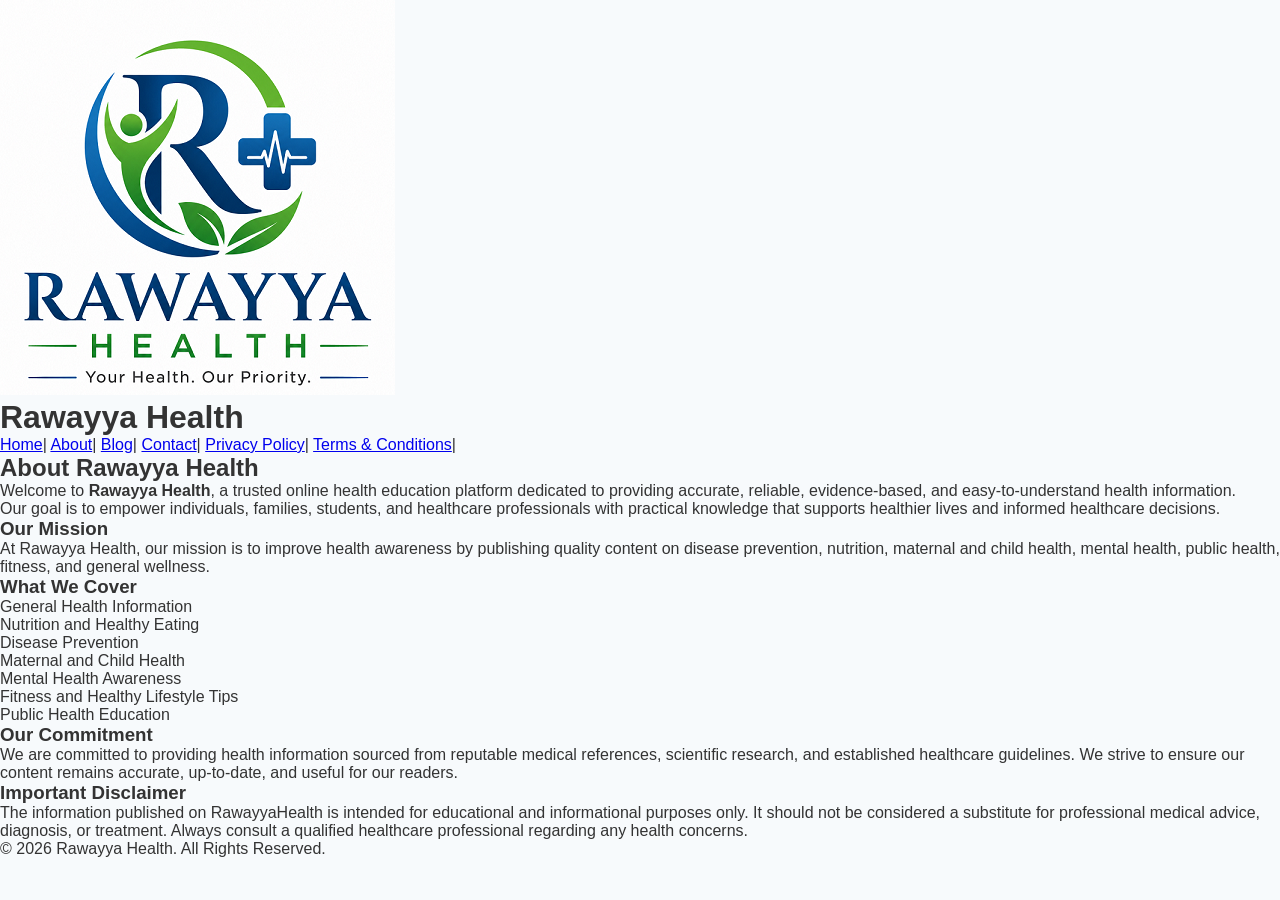
<file: about.html>
<!DOCTYPE html>
<html lang="en">

<head>
    <meta charset="UTF-8">
    <meta name="viewport" content="width=device-width, initial-scale=1.0">
    <title>About Us - Rawayya Health</title>
    <link rel="stylesheet" href="../style.css">
</head>

<body>

    <header>
        <img src="../images/logos.png" alt="Logo">
        <h1>Rawayya Health</h1>

        <nav>
            <a href="index.html">Home</a>|
            <a href="about.html">About</a>|
            <a href="blog.html">Blog</a>|
            <a href="contact.html">Contact</a>|
            <a href="privacy.html">Privacy Policy</a>|
            <a href="terms.html">Terms & Conditions</a>|

        </nav>

    </header>

    <section class="about">

        <h2>About Rawayya Health</h2>

        <p>
            Welcome to <strong>Rawayya Health</strong>, a trusted online health
            education platform dedicated to providing accurate, reliable,
            evidence-based, and easy-to-understand health information.
        </p>

        <p>
            Our goal is to empower individuals, families, students, and healthcare
            professionals with practical knowledge that supports healthier lives and
            informed healthcare decisions.
        </p>

        <h3>Our Mission</h3>

        <p>
            At Rawayya Health, our mission is to improve health awareness by
            publishing quality content on disease prevention, nutrition,
            maternal and child health, mental health, public health,
            fitness, and general wellness.
        </p>

        <h3>What We Cover</h3>

        <ul>
            <li>General Health Information</li>
            <li>Nutrition and Healthy Eating</li>
            <li>Disease Prevention</li>
            <li>Maternal and Child Health</li>
            <li>Mental Health Awareness</li>
            <li>Fitness and Healthy Lifestyle Tips</li>
            <li>Public Health Education</li>
        </ul>

        <h3>Our Commitment</h3>

        <p>
            We are committed to providing health information sourced from reputable
            medical references, scientific research, and established healthcare
            guidelines. We strive to ensure our content remains accurate,
            up-to-date, and useful for our readers.
        </p>

        <h3>Important Disclaimer</h3>

        <p>
            The information published on RawayyaHealth is intended for educational
            and informational purposes only. It should not be considered a
            substitute for professional medical advice, diagnosis, or treatment.
            Always consult a qualified healthcare professional regarding any health
            concerns.
        </p>

    </section>

    <footer>

        <p>© 2026 Rawayya Health. All Rights Reserved.</p>

    </footer>

</body>

</html>
</file>
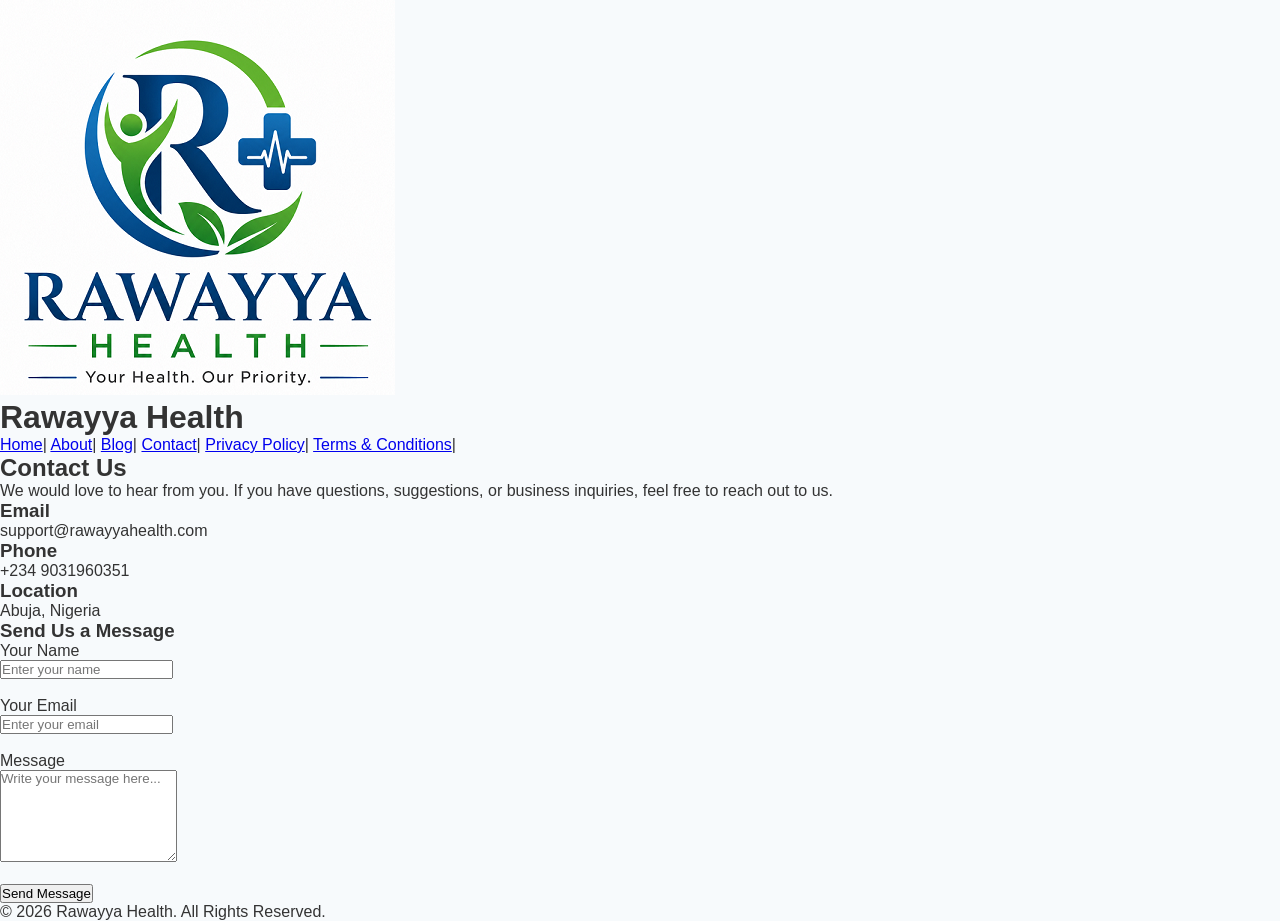
<file: contact.html>
<!DOCTYPE html>
<html lang="en">

<head>
    <meta charset="UTF-8">
    <meta name="viewport" content="width=device-width, initial-scale=1.0">
    <title>Contact Us - Rawayya Health</title>
    <link rel="stylesheet" href="../style.css">
</head>

<body>

    <header>
        <img src="../images/logos.png" alt="Logo">
        <h1>Rawayya Health</h1>

        <nav>
            <a href="index.html">Home</a>|
            <a href="about.html">About</a>|
            <a href="blog.html">Blog</a>|
            <a href="contact.html">Contact</a>|
            <a href="privacy.html">Privacy Policy</a>|
            <a href="terms.html">Terms & Conditions</a>|

        </nav>

    </header>

    <section class="contact">

        <h2>Contact Us</h2>

        <p>
            We would love to hear from you. If you have questions, suggestions,
            or business inquiries, feel free to reach out to us.
        </p>

        <div class="contact-info">

            <h3>Email</h3>
            <p>support@rawayyahealth.com</p>

            <h3>Phone</h3>
            <p>+234 9031960351</p>

            <h3>Location</h3>
            <p>Abuja, Nigeria</p>

        </div>

        <h3>Send Us a Message</h3>

        <form>

            <label>Your Name</label><br>
            <input type="text" placeholder="Enter your name" required><br><br>

            <label>Your Email</label><br>
            <input type="email" placeholder="Enter your email" required><br><br>

            <label>Message</label><br>
            <textarea rows="6" placeholder="Write your message here..." required></textarea><br><br>

            <button type="submit">Send Message</button>

        </form>

    </section>

    <footer>

        <p>© 2026 Rawayya Health. All Rights Reserved.</p>

    </footer>

</body>

</html>
</file>
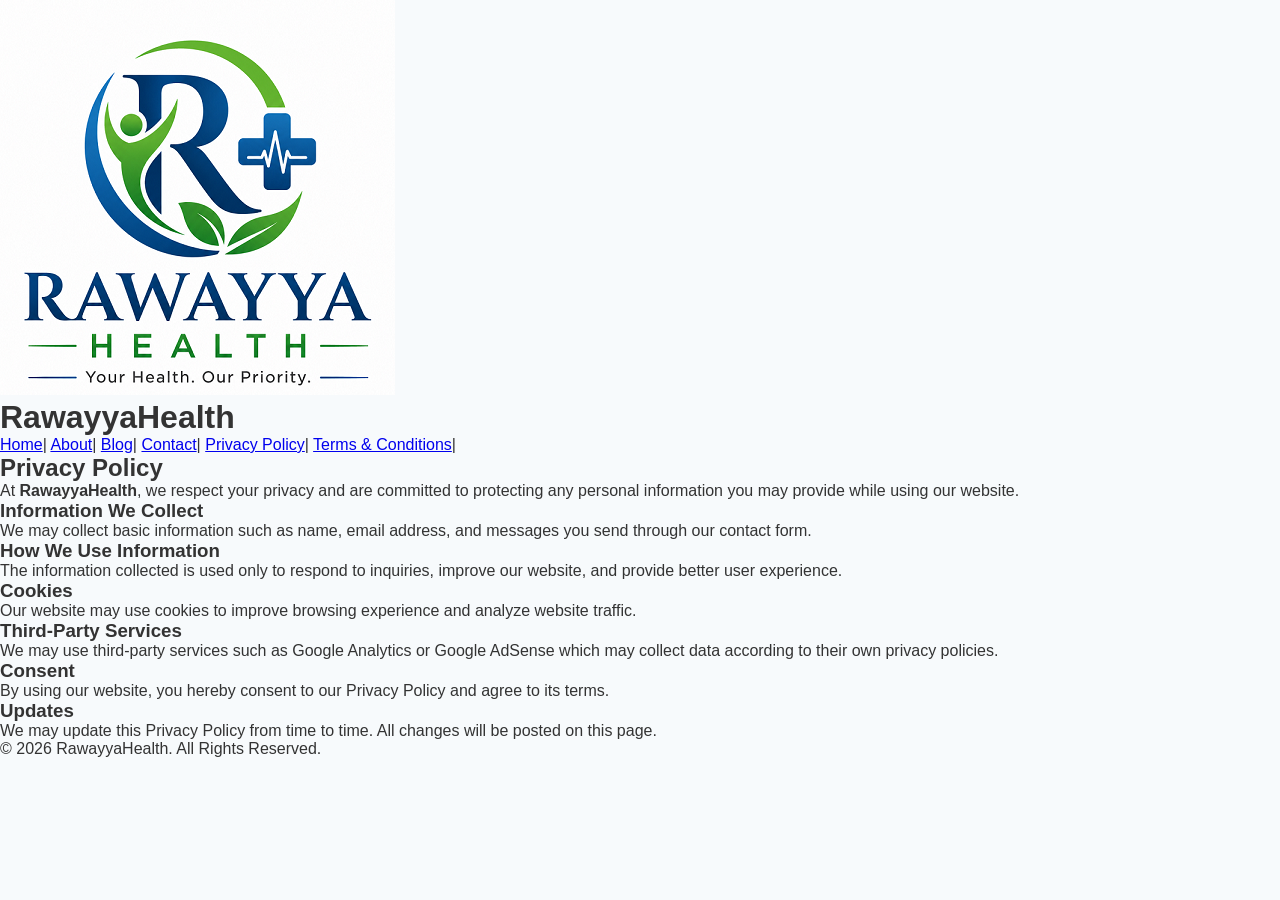
<file: privacy.html>
<!DOCTYPE html>
<html lang="en">

<head>
    <meta charset="UTF-8">
    <meta name="viewport" content="width=device-width, initial-scale=1.0">
    <title>Privacy Policy - RawayyaHealth</title>
    <link rel="stylesheet" href="../style.css">
</head>

<body>

    <header>
        <img src="../images/logos.png" alt="Logo">
        <h1>RawayyaHealth</h1>

        <nav>
            <a href="index.html">Home</a>|
            <a href="about.html">About</a>|
            <a href="blog.html">Blog</a>|
            <a href="contact.html">Contact</a>|
            <a href="privacy.html">Privacy Policy</a>|
            <a href="terms.html">Terms & Conditions</a>|

        </nav>

    </header>

    <section class="policy">

        <h2>Privacy Policy</h2>

        <p>
            At <strong>RawayyaHealth</strong>, we respect your privacy and are committed to protecting any personal
            information you may provide while using our website.
        </p>

        <h3>Information We Collect</h3>
        <p>
            We may collect basic information such as name, email address, and messages you send through our contact
            form.
        </p>

        <h3>How We Use Information</h3>
        <p>
            The information collected is used only to respond to inquiries, improve our website, and provide better user
            experience.
        </p>

        <h3>Cookies</h3>
        <p>
            Our website may use cookies to improve browsing experience and analyze website traffic.
        </p>

        <h3>Third-Party Services</h3>
        <p>
            We may use third-party services such as Google Analytics or Google AdSense which may collect data according
            to their own privacy policies.
        </p>

        <h3>Consent</h3>
        <p>
            By using our website, you hereby consent to our Privacy Policy and agree to its terms.
        </p>

        <h3>Updates</h3>
        <p>
            We may update this Privacy Policy from time to time. All changes will be posted on this page.
        </p>

    </section>

    <footer>

        <p>© 2026 RawayyaHealth. All Rights Reserved.</p>

    </footer>

</body>

</html>
</file>
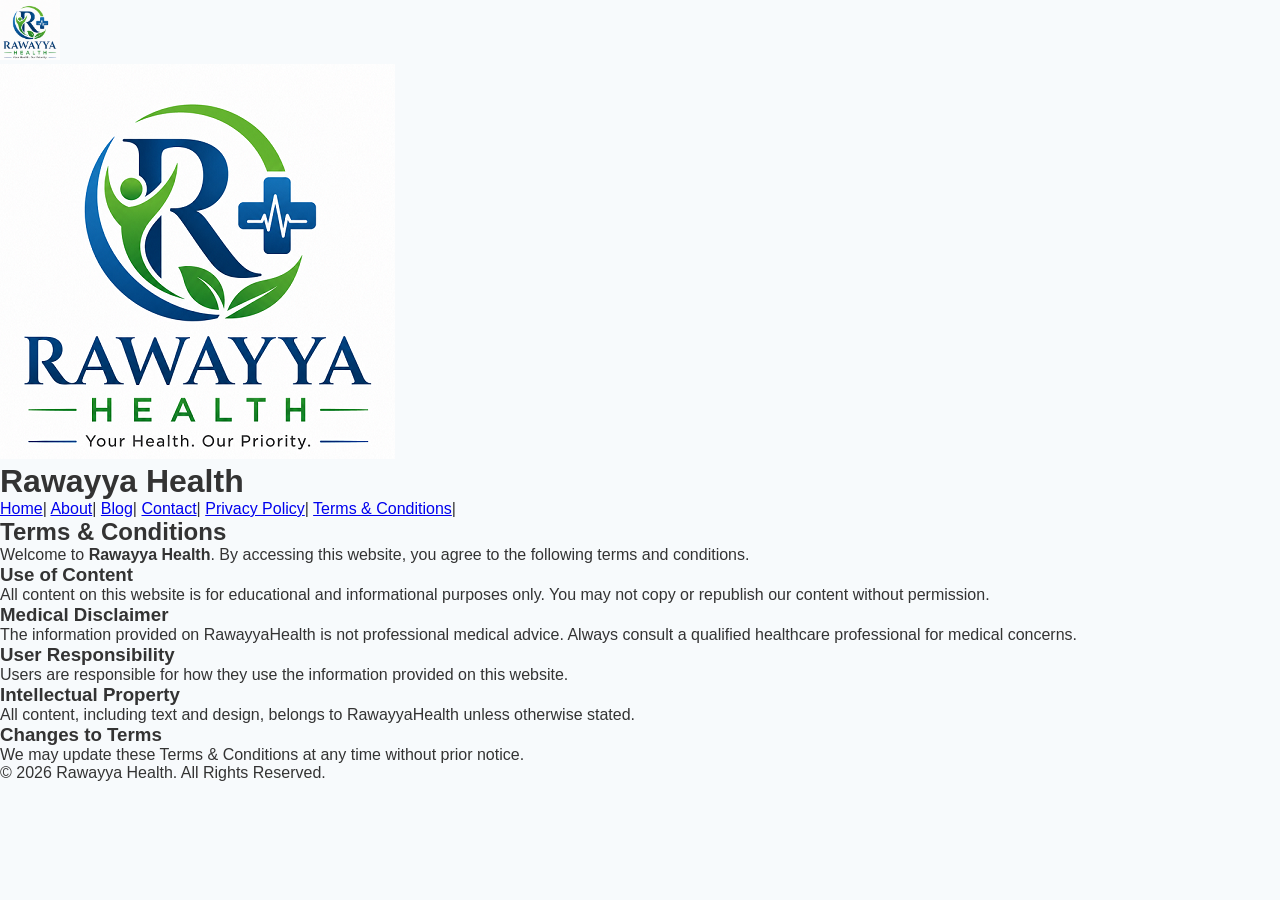
<file: terms.html>
<!DOCTYPE html>
<html lang="en">

<head>
    <meta charset="UTF-8">
    <meta name="viewport" content="width=device-width, initial-scale=1.0">
    <title>Terms & Conditions - Rawayya Health</title>
    <img src="images/logos.png" alt="Health Image" class="logo">
    <link rel="stylesheet" href="../style.css">
</head>

<body>

    <header>
        <img src="../images/logos.png" alt="Logo">
        <h1>Rawayya Health</h1>

        <nav>
            <a href="index.html">Home</a>|
            <a href="about.html">About</a>|
            <a href="blog.html">Blog</a>|
            <a href="contact.html">Contact</a>|
            <a href="privacy.html">Privacy Policy</a>|
            <a href="terms.html">Terms & Conditions</a>|

        </nav>

    </header>

    <section class="terms">

        <h2>Terms & Conditions</h2>

        <p>
            Welcome to <strong>Rawayya Health</strong>. By accessing this website, you agree to the following terms and
            conditions.
        </p>

        <h3>Use of Content</h3>
        <p>
            All content on this website is for educational and informational purposes only. You may not copy or
            republish our content without permission.
        </p>

        <h3>Medical Disclaimer</h3>
        <p>
            The information provided on RawayyaHealth is not professional medical advice. Always consult a qualified
            healthcare professional for medical concerns.
        </p>

        <h3>User Responsibility</h3>
        <p>
            Users are responsible for how they use the information provided on this website.
        </p>

        <h3>Intellectual Property</h3>
        <p>
            All content, including text and design, belongs to RawayyaHealth unless otherwise stated.
        </p>

        <h3>Changes to Terms</h3>
        <p>
            We may update these Terms & Conditions at any time without prior notice.
        </p>

    </section>

    <footer>

        <p>© 2026 Rawayya Health. All Rights Reserved.</p>

    </footer>

</body>

</html>
</file>
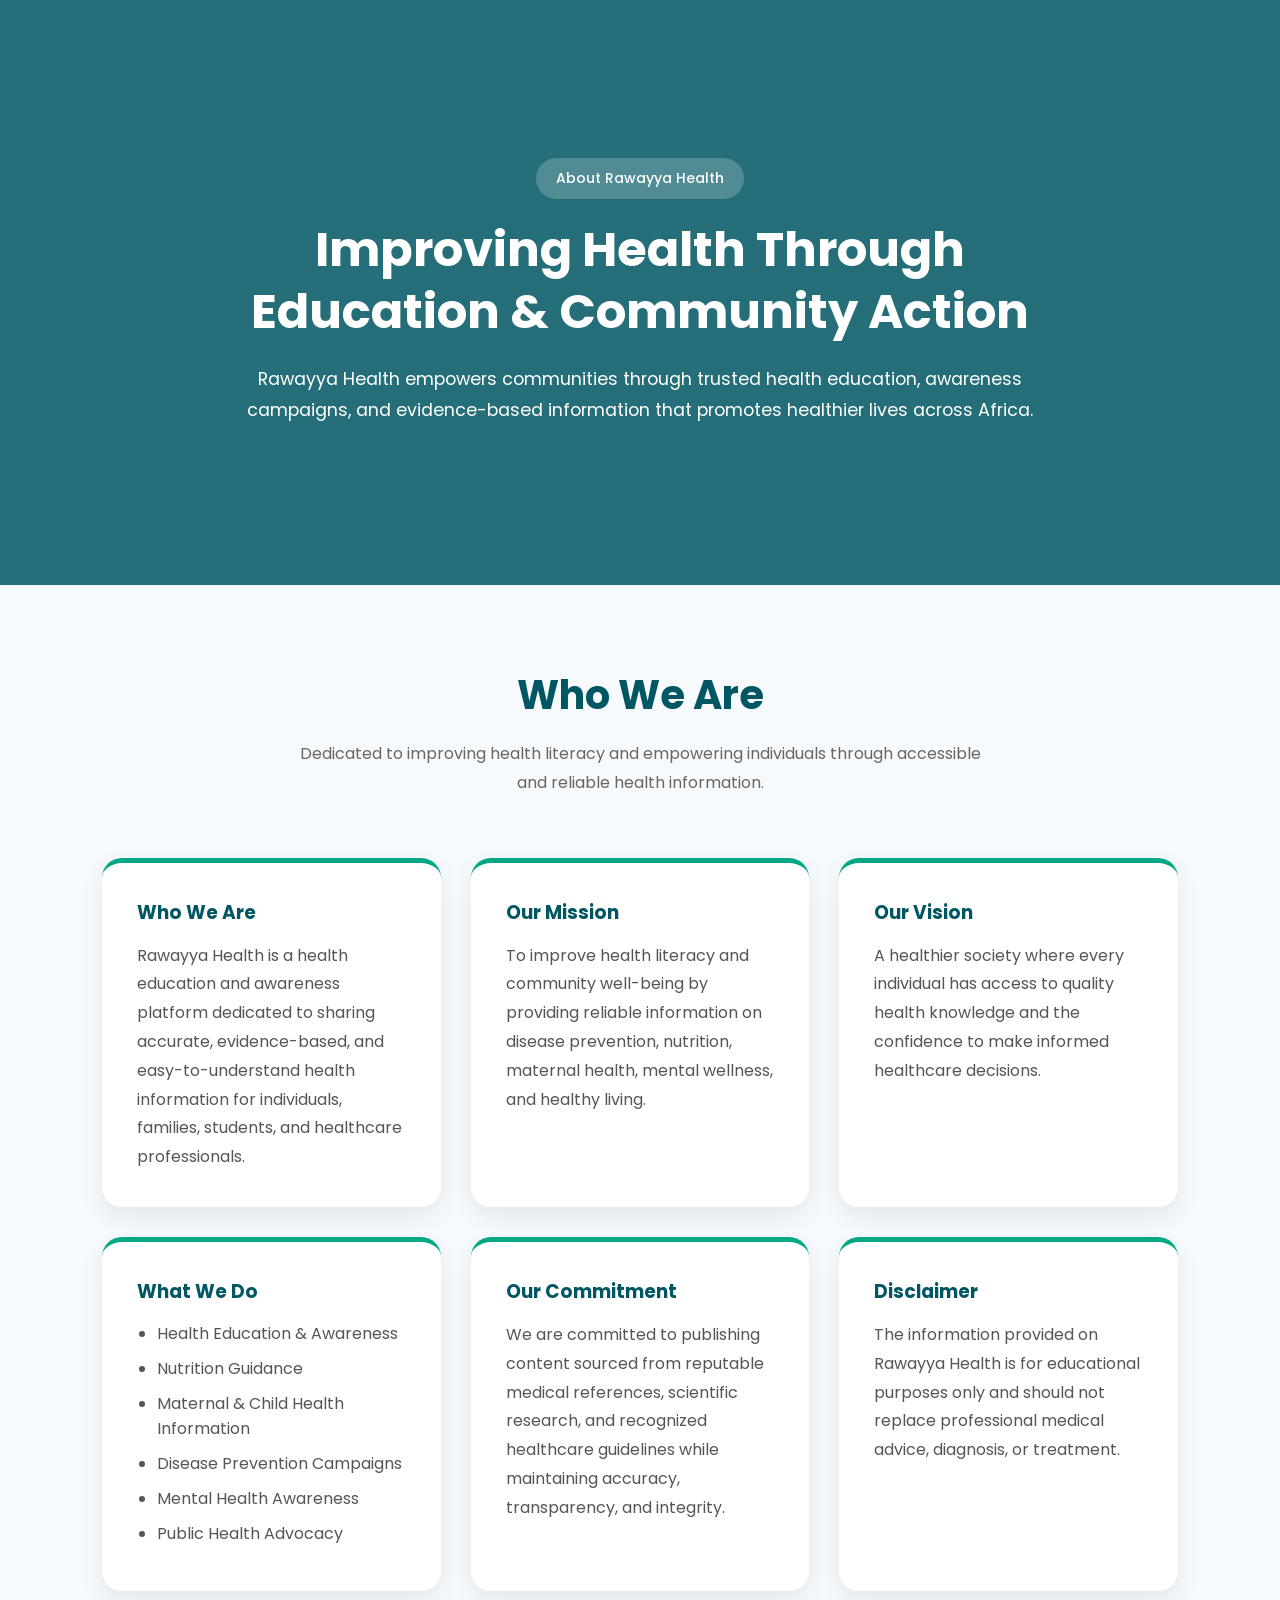
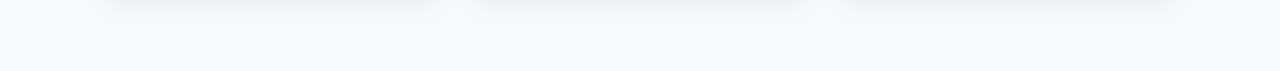
<file: pages/about.html>
<!DOCTYPE html>
<html lang="en">

<head>
    <meta charset="UTF-8">
    <meta name="viewport" content="width=device-width, initial-scale=1.0">
    <title>About Us | Rawayya Health</title>

    <link rel="stylesheet" href="about.css">

    <link href="https://fonts.googleapis.com/css2?family=Poppins:wght@300;400;500;600;700&display=swap"
        rel="stylesheet">
</head>

<body>

    <!-- HERO SECTION -->
    <section class="about-hero">
        <div class="hero-content">
            <span class="hero-badge">About Rawayya Health</span>

            <h1>Improving Health Through Education & Community Action</h1>

            <p>
                Rawayya Health empowers communities through trusted health education,
                awareness campaigns, and evidence-based information that promotes
                healthier lives across Africa.
            </p>
        </div>
    </section>

    <!-- ABOUT SECTION -->
    <section class="about-section">

        <div class="section-title">
            <h2>Who We Are</h2>

            <p>
                Dedicated to improving health literacy and empowering individuals
                through accessible and reliable health information.
            </p>
        </div>

        <div class="about-grid">

            <div class="about-card">
                <h3>Who We Are</h3>
                <p>
                    Rawayya Health is a health education and awareness platform
                    dedicated to sharing accurate, evidence-based, and
                    easy-to-understand health information for individuals,
                    families, students, and healthcare professionals.
                </p>
            </div>

            <div class="about-card">
                <h3>Our Mission</h3>
                <p>
                    To improve health literacy and community well-being by
                    providing reliable information on disease prevention,
                    nutrition, maternal health, mental wellness, and healthy living.
                </p>
            </div>

            <div class="about-card">
                <h3>Our Vision</h3>
                <p>
                    A healthier society where every individual has access to
                    quality health knowledge and the confidence to make informed
                    healthcare decisions.
                </p>
            </div>

            <div class="about-card">
                <h3>What We Do</h3>

                <ul>
                    <li>Health Education & Awareness</li>
                    <li>Nutrition Guidance</li>
                    <li>Maternal & Child Health Information</li>
                    <li>Disease Prevention Campaigns</li>
                    <li>Mental Health Awareness</li>
                    <li>Public Health Advocacy</li>
                </ul>
            </div>

            <div class="about-card">
                <h3>Our Commitment</h3>
                <p>
                    We are committed to publishing content sourced from reputable
                    medical references, scientific research, and recognized
                    healthcare guidelines while maintaining accuracy,
                    transparency, and integrity.
                </p>
            </div>

            <div class="about-card">
                <h3>Disclaimer</h3>
                <p>
                    The information provided on Rawayya Health is for educational
                    purposes only and should not replace professional medical
                    advice, diagnosis, or treatment.
                </p>
            </div>

        </div>

    </section>

</body>

</html>
</file>
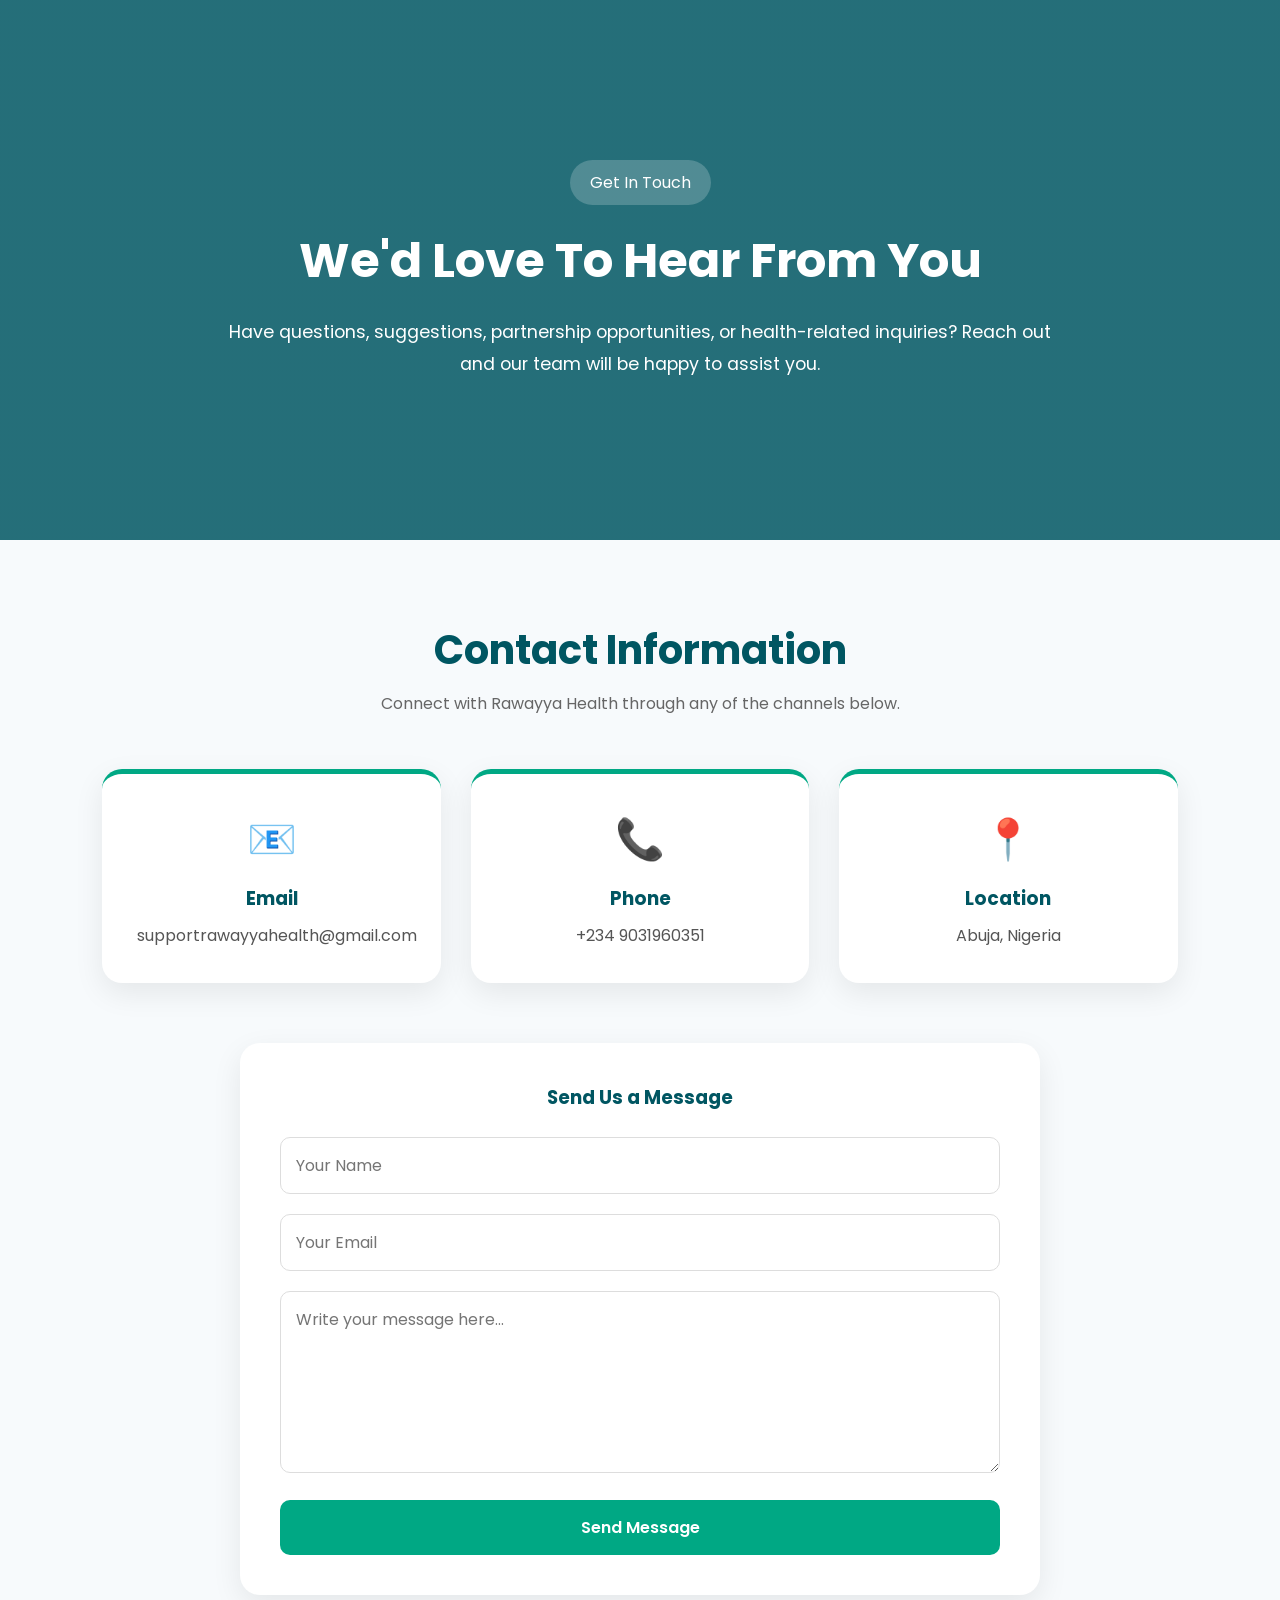
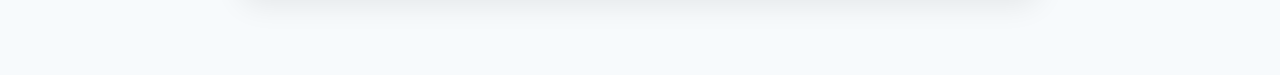
<file: pages/contact.html>
<!DOCTYPE html>
<html lang="en">

<head>
    <meta charset="UTF-8">
    <meta name="viewport" content="width=device-width, initial-scale=1.0">
    <title>Contact Us | Rawayya Health</title>

    <link rel="stylesheet" href="../style.css">

    <link href="https://fonts.googleapis.com/css2?family=Poppins:wght@300;400;500;600;700&display=swap"
        rel="stylesheet">
</head>

<body>

    <!-- CONTACT HERO -->

    <section class="contact-hero">

        <div class="contact-hero-content">

            <span class="contact-badge">Get In Touch</span>

            <h1>We'd Love To Hear From You</h1>

            <p>
                Have questions, suggestions, partnership opportunities,
                or health-related inquiries? Reach out and our team
                will be happy to assist you.
            </p>

        </div>

    </section>

    <!-- CONTACT SECTION -->

    <section class="contact-section">

        <div class="section-title">
            <h2>Contact Information</h2>

            <p>
                Connect with Rawayya Health through any of the channels below.
            </p>
        </div>

        <div class="contact-grid">

            <div class="contact-card">
                <div class="contact-icon">📧</div>
                <h3>Email</h3>
                <p>supportrawayyahealth@gmail.com</p>
            </div>

            <div class="contact-card">
                <div class="contact-icon">📞</div>
                <h3>Phone</h3>
                <p>+234 9031960351</p>
            </div>

            <div class="contact-card">
                <div class="contact-icon">📍</div>
                <h3>Location</h3>
                <p>Abuja, Nigeria</p>
            </div>

        </div>

        <!-- CONTACT FORM -->

        <div class="contact-form-box">

            <h3>Send Us a Message</h3>

            <form>

                <input type="text" placeholder="Your Name" required>

                <input type="email" placeholder="Your Email" required>

                <textarea rows="6" placeholder="Write your message here..." required></textarea>

                <button type="submit">
                    Send Message
                </button>

            </form>

        </div>

    </section>

</body>

</html>
</file>
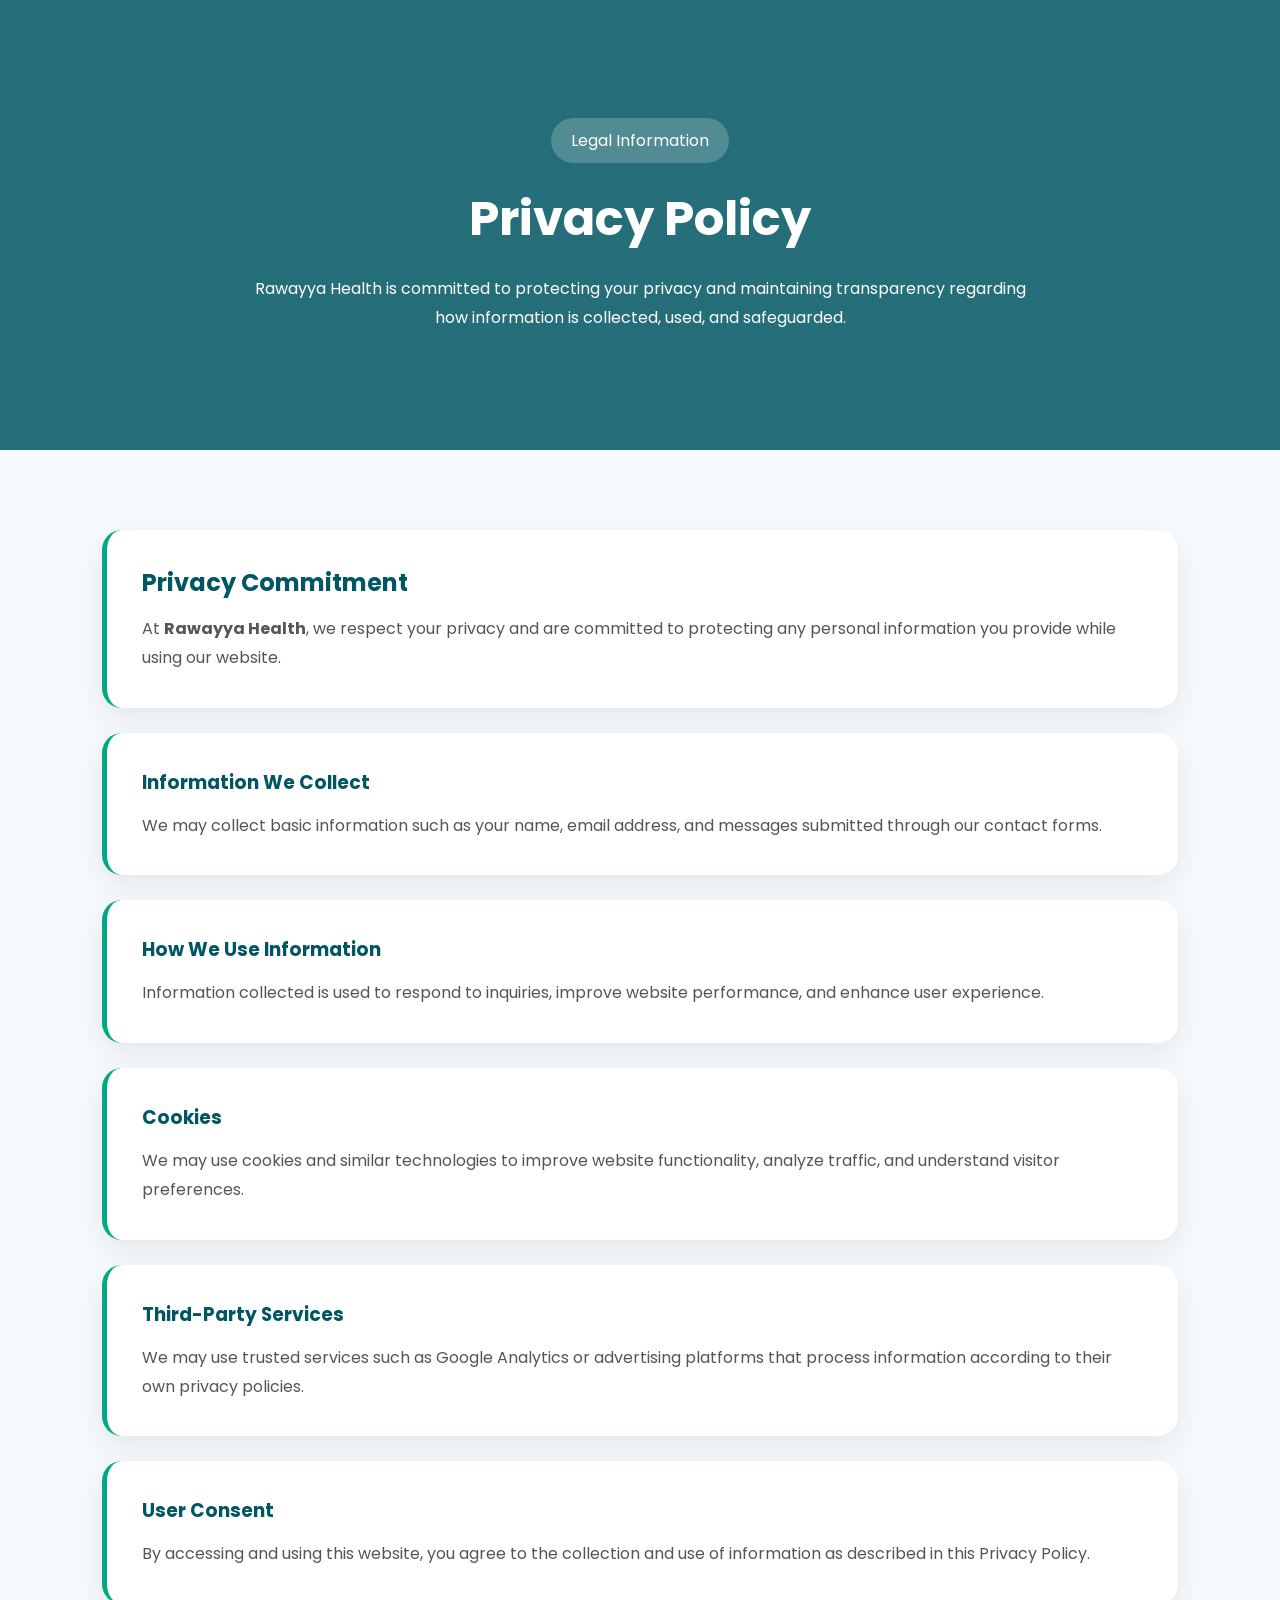
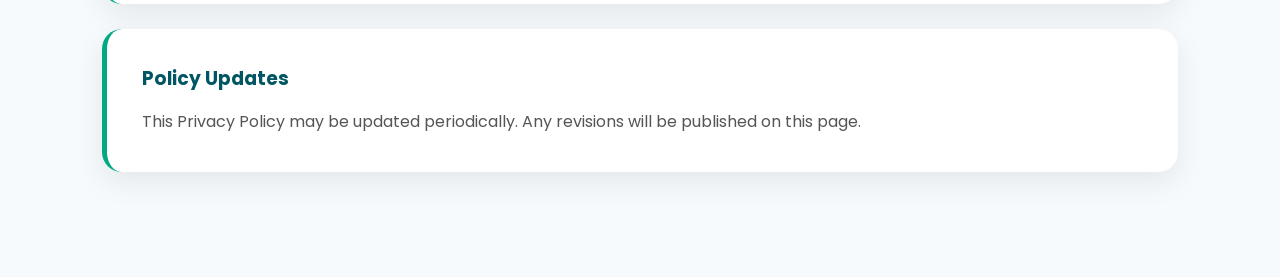
<file: pages/privacy.html>
<!DOCTYPE html>
<html lang="en">

<head>
    <meta charset="UTF-8">
    <meta name="viewport" content="width=device-width, initial-scale=1.0">
    <title>Privacy Policy | Rawayya Health</title>

    <link rel="stylesheet" href="../style.css">

    <link href="https://fonts.googleapis.com/css2?family=Poppins:wght@300;400;500;600;700&display=swap"
        rel="stylesheet">
</head>

<body>

    <!-- HERO -->

    <section class="policy-hero">

        <div class="policy-hero-content">

            <span class="policy-badge">Legal Information</span>

            <h1>Privacy Policy</h1>

            <p>
                Rawayya Health is committed to protecting your privacy and
                maintaining transparency regarding how information is collected,
                used, and safeguarded.
            </p>

        </div>

    </section>

    <!-- POLICY CONTENT -->

    <section class="policy-section">

        <div class="policy-card">

            <h2>Privacy Commitment</h2>

            <p>
                At <strong>Rawayya Health</strong>, we respect your privacy and
                are committed to protecting any personal information you provide
                while using our website.
            </p>

        </div>

        <div class="policy-card">

            <h3>Information We Collect</h3>

            <p>
                We may collect basic information such as your name, email address,
                and messages submitted through our contact forms.
            </p>

        </div>

        <div class="policy-card">

            <h3>How We Use Information</h3>

            <p>
                Information collected is used to respond to inquiries,
                improve website performance, and enhance user experience.
            </p>

        </div>

        <div class="policy-card">

            <h3>Cookies</h3>

            <p>
                We may use cookies and similar technologies to improve
                website functionality, analyze traffic, and understand
                visitor preferences.
            </p>

        </div>

        <div class="policy-card">

            <h3>Third-Party Services</h3>

            <p>
                We may use trusted services such as Google Analytics or
                advertising platforms that process information according
                to their own privacy policies.
            </p>

        </div>

        <div class="policy-card">

            <h3>User Consent</h3>

            <p>
                By accessing and using this website, you agree to the
                collection and use of information as described in this
                Privacy Policy.
            </p>

        </div>

        <div class="policy-card">

            <h3>Policy Updates</h3>

            <p>
                This Privacy Policy may be updated periodically.
                Any revisions will be published on this page.
            </p>

        </div>

    </section>

</body>

</html>
</file>
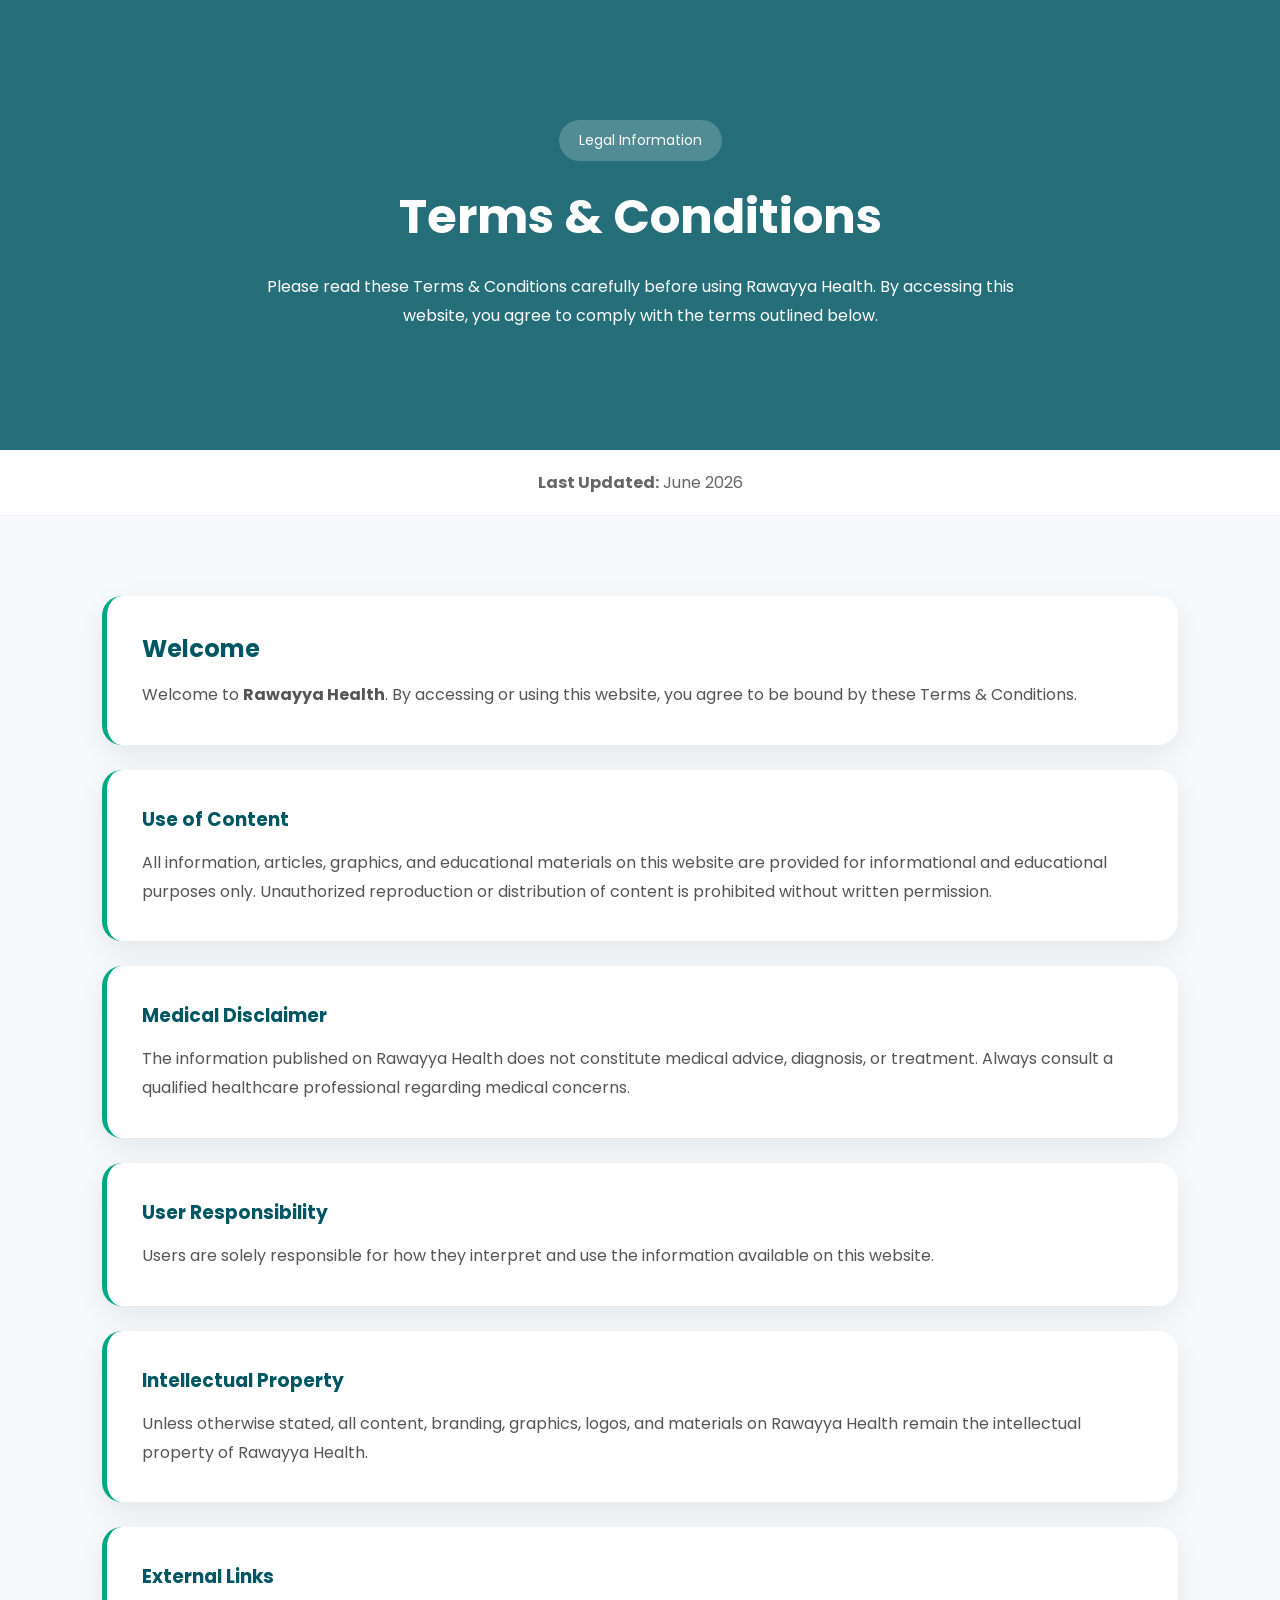
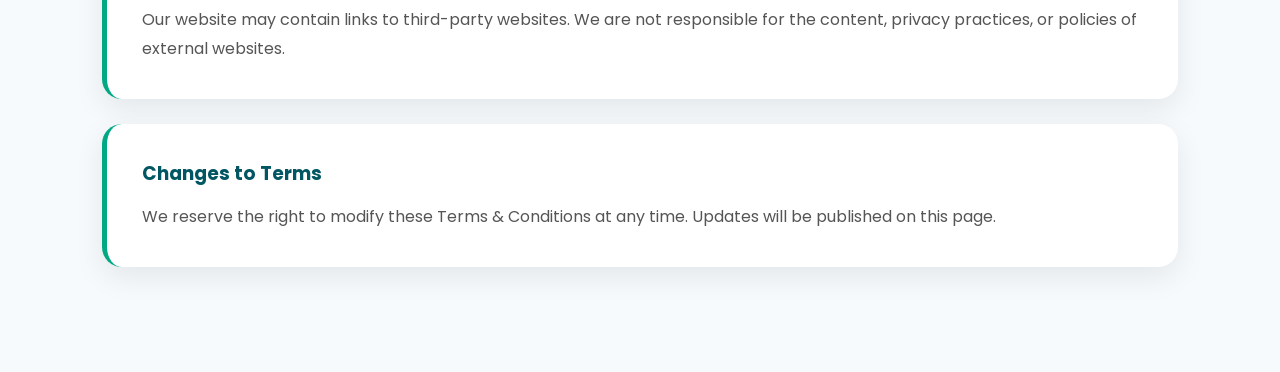
<file: pages/terms.html>
<!DOCTYPE html>
<html lang="en">

<head>
    <meta charset="UTF-8">
    <meta name="viewport" content="width=device-width, initial-scale=1.0">
    <title>Terms & Conditions | Rawayya Health</title>

    <link rel="stylesheet" href="../style.css">

    <link href="https://fonts.googleapis.com/css2?family=Poppins:wght@300;400;500;600;700&display=swap"
        rel="stylesheet">
</head>

<body>

    <!-- TERMS HERO -->

    <section class="terms-hero">

        <div class="terms-hero-content">

            <span class="terms-badge">Legal Information</span>

            <h1>Terms & Conditions</h1>

            <p>
                Please read these Terms & Conditions carefully before using
                Rawayya Health. By accessing this website, you agree to comply
                with the terms outlined below.
            </p>

        </div>

    </section>

    <!-- LAST UPDATED -->

    <div class="last-updated">
        <p><strong>Last Updated:</strong> June 2026</p>
    </div>

    <!-- TERMS SECTION -->

    <section class="terms-section">

        <div class="terms-card">

            <h2>Welcome</h2>

            <p>
                Welcome to <strong>Rawayya Health</strong>. By accessing or using
                this website, you agree to be bound by these Terms & Conditions.
            </p>

        </div>

        <div class="terms-card">

            <h3>Use of Content</h3>

            <p>
                All information, articles, graphics, and educational materials
                on this website are provided for informational and educational
                purposes only. Unauthorized reproduction or distribution of
                content is prohibited without written permission.
            </p>

        </div>

        <div class="terms-card">

            <h3>Medical Disclaimer</h3>

            <p>
                The information published on Rawayya Health does not constitute
                medical advice, diagnosis, or treatment. Always consult a qualified
                healthcare professional regarding medical concerns.
            </p>

        </div>

        <div class="terms-card">

            <h3>User Responsibility</h3>

            <p>
                Users are solely responsible for how they interpret and use the
                information available on this website.
            </p>

        </div>

        <div class="terms-card">

            <h3>Intellectual Property</h3>

            <p>
                Unless otherwise stated, all content, branding, graphics,
                logos, and materials on Rawayya Health remain the intellectual
                property of Rawayya Health.
            </p>

        </div>

        <div class="terms-card">

            <h3>External Links</h3>

            <p>
                Our website may contain links to third-party websites. We are
                not responsible for the content, privacy practices, or policies
                of external websites.
            </p>

        </div>

        <div class="terms-card">

            <h3>Changes to Terms</h3>

            <p>
                We reserve the right to modify these Terms & Conditions at any
                time. Updates will be published on this page.
            </p>

        </div>

    </section>

</body>

</html>
</file>
<file: style.css>
/* =====================
   BLOG HERO
===================== */

.blog-hero {
    background: linear-gradient(rgba(0, 86, 98, 0.85),
            rgba(0, 86, 98, 0.85)),
        url("https://images.unsplash.com/photo-1576091160399-112ba8d25d1d") center/cover no-repeat;

    min-height: 60vh;

    display: flex;
    align-items: center;
    justify-content: center;

    text-align: center;

    padding: 50px 20px;
}

.blog-hero-content {
    max-width: 850px;
    color: white;
}

.blog-badge {
    display: inline-block;
    padding: 10px 20px;
    background: rgba(255, 255, 255, .2);
    border-radius: 30px;
    margin-bottom: 20px;
    font-size: 14px;
}

.blog-hero h1 {
    font-size: 3rem;
    margin-bottom: 20px;
    line-height: 1.3;
}

.blog-hero p {
    line-height: 1.8;
    font-size: 1.1rem;
}

/* =====================
   BLOG SECTION
===================== */

.blog-section {
    padding: 80px 8%;
    background: #f7fafc;
}

.section-title {
    text-align: center;
    margin-bottom: 60px;
}

.section-title h2 {
    color: #005662;
    font-size: 2.5rem;
    margin-bottom: 15px;
}

.section-title p {
    color: #666;
    max-width: 700px;
    margin: auto;
    line-height: 1.8;
}

/* =====================
   BLOG GRID
===================== */

.blog-grid {
    display: grid;
    grid-template-columns: repeat(auto-fit, minmax(320px, 1fr));
    gap: 30px;
}

.blog-card {
    background: #fff;
    padding: 35px;
    border-radius: 20px;

    box-shadow: 0 10px 30px rgba(0, 0, 0, .08);

    border-top: 5px solid #00A884;

    transition: .3s;
}

.blog-card:hover {
    transform: translateY(-8px);
}

.card-icon {
    font-size: 40px;
    margin-bottom: 20px;
}

.blog-card h3 {
    color: #005662;
    margin-bottom: 15px;
}

.blog-card p {
    color: #555;
    line-height: 1.8;
    margin-bottom: 20px;
}

.read-btn {
    display: inline-block;

    background: #00A884;
    color: white;

    padding: 12px 22px;

    border-radius: 30px;

    text-decoration: none;
    font-weight: 600;

    transition: .3s;
}

.read-btn:hover {
    background: #005662;
}

/* =====================
   MOBILE
===================== */

@media(max-width:768px) {

    .blog-hero h1 {
        font-size: 2rem;
    }

    .blog-hero p {
        font-size: 1rem;
    }

    .blog-section {
        padding: 60px 20px;
    }
}

/* ==========================
   CONTACT HERO
========================== */

.contact-hero {
    min-height: 60vh;

    background: linear-gradient(rgba(0, 86, 98, .85),
            rgba(0, 86, 98, .85)),
        url("https://images.unsplash.com/photo-1576091160399-112ba8d25d1d") center/cover no-repeat;

    display: flex;
    align-items: center;
    justify-content: center;

    text-align: center;

    padding: 50px 20px;
}

.contact-hero-content {
    max-width: 850px;
    color: #fff;
}

.contact-badge {
    display: inline-block;
    padding: 10px 20px;
    border-radius: 30px;
    background: rgba(255, 255, 255, .2);
    margin-bottom: 20px;
}

.contact-hero h1 {
    font-size: 3rem;
    margin-bottom: 20px;
}

.contact-hero p {
    line-height: 1.8;
    font-size: 1.1rem;
}

/* ==========================
   CONTACT SECTION
========================== */

.contact-section {
    padding: 80px 8%;
    background: #f7fafc;
}

.section-title {
    text-align: center;
    margin-bottom: 50px;
}

.section-title h2 {
    color: #005662;
    font-size: 2.5rem;
    margin-bottom: 15px;
}

.section-title p {
    color: #666;
}

/* ==========================
   CONTACT CARDS
========================== */

.contact-grid {
    display: grid;
    grid-template-columns: repeat(auto-fit, minmax(250px, 1fr));
    gap: 30px;
    margin-bottom: 60px;
}

.contact-card {
    background: #fff;
    padding: 35px;
    text-align: center;
    border-radius: 20px;

    box-shadow: 0 10px 30px rgba(0, 0, 0, .08);

    border-top: 5px solid #00A884;

    transition: .3s;
}

.contact-card:hover {
    transform: translateY(-8px);
}

.contact-icon {
    font-size: 40px;
    margin-bottom: 15px;
}

.contact-card h3 {
    color: #005662;
    margin-bottom: 10px;
}

.contact-card p {
    color: #555;
}

/* ==========================
   FORM
========================== */

.contact-form-box {
    max-width: 800px;
    margin: auto;

    background: #fff;

    padding: 40px;

    border-radius: 20px;

    box-shadow: 0 10px 30px rgba(0, 0, 0, .08);
}

.contact-form-box h3 {
    color: #005662;
    margin-bottom: 25px;
    text-align: center;
}

.contact-form-box input,
.contact-form-box textarea {
    width: 100%;
    padding: 15px;

    border: 1px solid #ddd;

    border-radius: 10px;

    margin-bottom: 20px;

    font-size: 16px;
}

.contact-form-box input:focus,
.contact-form-box textarea:focus {
    outline: none;
    border-color: #00A884;
}

.contact-form-box button {
    width: 100%;

    background: #00A884;
    color: white;

    border: none;

    padding: 15px;

    border-radius: 10px;

    cursor: pointer;

    font-size: 16px;
    font-weight: 600;

    transition: .3s;
}

.contact-form-box button:hover {
    background: #005662;
}

/* ==========================
   MOBILE
========================== */

@media(max-width:768px) {

    .contact-hero h1 {
        font-size: 2rem;
    }

    .contact-section {
        padding: 60px 20px;
    }

    .contact-form-box {
        padding: 25px;
    }

}

/* ==========================
   PRIVACY POLICY HERO
========================== */

.policy-hero {
    min-height: 50vh;

    background: linear-gradient(rgba(0, 86, 98, .85),
            rgba(0, 86, 98, .85)),
        url("https://images.unsplash.com/photo-1454165804606-c3d57bc86b40") center/cover no-repeat;

    display: flex;
    align-items: center;
    justify-content: center;

    text-align: center;

    padding: 50px 20px;
}

.policy-hero-content {
    max-width: 800px;
    color: white;
}

.policy-badge {
    display: inline-block;
    padding: 10px 20px;
    border-radius: 30px;
    background: rgba(255, 255, 255, .2);
    margin-bottom: 20px;
}

.policy-hero h1 {
    font-size: 3rem;
    margin-bottom: 20px;
}

.policy-hero p {
    line-height: 1.8;
}

/* ==========================
   POLICY SECTION
========================== */

.policy-section {
    padding: 80px 8%;
    background: #f7fafc;
}

.policy-card {
    background: white;

    padding: 35px;

    margin-bottom: 25px;

    border-radius: 20px;

    box-shadow: 0 10px 30px rgba(0, 0, 0, .08);

    border-left: 5px solid #00A884;
}

.policy-card h2,
.policy-card h3 {
    color: #005662;
    margin-bottom: 15px;
}

.policy-card p {
    color: #555;
    line-height: 1.8;
}

/* ==========================
   MOBILE
========================== */

@media(max-width:768px) {

    .policy-hero h1 {
        font-size: 2rem;
    }

    .policy-section {
        padding: 60px 20px;
    }

}

/* ==========================
   TERMS HERO
========================== */

.terms-hero {
    min-height: 50vh;

    background: linear-gradient(rgba(0, 86, 98, .85),
            rgba(0, 86, 98, .85)),
        url("https://images.unsplash.com/photo-1450101499163-c8848c66ca85") center/cover no-repeat;

    display: flex;
    align-items: center;
    justify-content: center;

    text-align: center;

    padding: 50px 20px;
}

.terms-hero-content {
    max-width: 800px;
    color: #fff;
}

.terms-badge {
    display: inline-block;
    padding: 10px 20px;
    border-radius: 30px;
    background: rgba(255, 255, 255, .2);
    margin-bottom: 20px;
    font-size: 14px;
}

.terms-hero h1 {
    font-size: 3rem;
    margin-bottom: 20px;
}

.terms-hero p {
    line-height: 1.8;
}

/* ==========================
   TERMS SECTION
========================== */

.terms-section {
    padding: 80px 8%;
    background: #f7fafc;
}

.terms-card {
    background: #fff;

    padding: 35px;

    margin-bottom: 25px;

    border-radius: 20px;

    box-shadow: 0 10px 30px rgba(0, 0, 0, .08);

    border-left: 5px solid #00A884;
}

.terms-card h2,
.terms-card h3 {
    color: #005662;
    margin-bottom: 15px;
}

.terms-card p {
    color: #555;
    line-height: 1.8;
}

/* ==========================
   LAST UPDATED
========================== */

.last-updated {
    text-align: center;
    background: #fff;
    padding: 20px;
    color: #666;
    border-bottom: 1px solid #eee;
}

/* ==========================
   MOBILE
========================== */

@media(max-width:768px) {

    .terms-hero h1 {
        font-size: 2rem;
    }

    .terms-section {
        padding: 60px 20px;
    }

}

:root {
    --primary: #005662;
    --secondary: #00A884;
    --accent: #FFC857;
    --light: #F7FAFC;
    --text: #333;
}

* {
    margin: 0;
    padding: 0;
    box-sizing: border-box;
    font-family: 'Poppins', sans-serif;
}

body {
    background: var(--light);
    color: var(--text);
}

/* HEADER */

.header {
    background: white;
    padding: 15px 8%;
    display: flex;
    justify-content: space-between;
    align-items: center;
    box-shadow: 0 2px 10px rgba(0, 0, 0, .05);
    position: sticky;
    top: 0;
    z-index: 1000;
}

.logo {
    width: 60px;
}

.logo-container {
    display: flex;
    align-items: center;
    gap: 15px;
}

.logo-container h1 {
    color: var(--primary);
    font-size: 1.4rem;
}

.nav {
    display: flex;
    gap: 20px;
}

.nav a {
    text-decoration: none;
    color: var(--primary);
    font-weight: 500;
}

/* HERO */

.hero {
    min-height: 85vh;

    background:
        linear-gradient(rgba(0, 86, 98, .8),
            rgba(0, 86, 98, .8)),
        url('images/health-hero.jpg');

    background-size: cover;
    background-position: center;

    display: flex;
    justify-content: center;
    align-items: center;

    text-align: center;
    color: white;
    padding: 20px;
}

.hero-content {
    max-width: 850px;
}

.hero-badge {
    display: inline-block;
    background: rgba(255, 255, 255, .15);
    padding: 10px 20px;
    border-radius: 30px;
    margin-bottom: 20px;
}

.hero h2 {
    font-size: 3.2rem;
    margin-bottom: 20px;
}

.hero p {
    line-height: 1.8;
    margin-bottom: 30px;
}

.btn-primary {
    background: var(--secondary);
    color: white;
    text-decoration: none;
    padding: 14px 30px;
    border-radius: 30px;
}

.btn-secondary {
    border: 2px solid white;
    color: white;
    text-decoration: none;
    padding: 14px 30px;
    border-radius: 30px;
    margin-left: 10px;
}

/* SECTIONS */

.section-title {
    text-align: center;
    margin-bottom: 50px;
}

.section-title h2 {
    color: var(--primary);
    margin-bottom: 10px;
}

.mission,
.programs,
.featured,
.cta {
    padding: 80px 8%;
}

/* CARDS */

.program-grid,
.articles {
    display: grid;
    grid-template-columns: repeat(auto-fit, minmax(250px, 1fr));
    gap: 30px;
}

.program-card,
.card {
    background: white;
    padding: 30px;
    border-radius: 20px;
    box-shadow: 0 10px 30px rgba(0, 0, 0, .08);
}

/* IMPACT */

.impact {
    background: var(--primary);
    color: white;

    display: grid;
    grid-template-columns: repeat(3, 1fr);

    text-align: center;
    padding: 60px 8%;
}

.impact-box h3 {
    font-size: 2.5rem;
}

/* CTA */

.cta {
    text-align: center;
    background: white;
}

/* FOOTER */

.footer {
    background: var(--primary);
    color: white;
    text-align: center;
    padding: 25px;
}
</file>
<file: pages/about.css>
* {
    margin: 0;
    padding: 0;
    box-sizing: border-box;
    font-family: 'Poppins', sans-serif;
}

body {
    background: #f7fafc;
    color: #333;
}

/* HERO SECTION */

.about-hero {
    min-height: 65vh;
    background: linear-gradient(rgba(0, 86, 98, 0.85),
            rgba(0, 86, 98, 0.85)),
        url("https://images.unsplash.com/photo-1576091160550-2173dba999ef") center/cover no-repeat;

    display: flex;
    justify-content: center;
    align-items: center;
    text-align: center;
    padding: 40px 20px;
}

.hero-content {
    max-width: 850px;
    color: #fff;
}

.hero-badge {
    display: inline-block;
    background: rgba(255, 255, 255, 0.2);
    padding: 10px 20px;
    border-radius: 30px;
    margin-bottom: 20px;
    font-size: 14px;
    font-weight: 500;
}

.hero-content h1 {
    font-size: 3rem;
    margin-bottom: 20px;
    line-height: 1.3;
}

.hero-content p {
    font-size: 1.1rem;
    line-height: 1.8;
}

/* ABOUT SECTION */

.about-section {
    padding: 80px 8%;
}

.section-title {
    text-align: center;
    margin-bottom: 60px;
}

.section-title h2 {
    color: #005662;
    font-size: 2.5rem;
    margin-bottom: 15px;
}

.section-title p {
    max-width: 700px;
    margin: auto;
    color: #666;
    line-height: 1.8;
}

.about-grid {
    display: grid;
    grid-template-columns: repeat(auto-fit, minmax(320px, 1fr));
    gap: 30px;
}

/* CARDS */

.about-card {
    background: #fff;
    padding: 35px;
    border-radius: 20px;
    box-shadow: 0 10px 25px rgba(0, 0, 0, 0.08);
    border-top: 5px solid #00A884;
    transition: 0.3s;
}

.about-card:hover {
    transform: translateY(-8px);
}

.about-card h3 {
    color: #005662;
    margin-bottom: 15px;
}

.about-card p {
    color: #555;
    line-height: 1.8;
}

.about-card ul {
    padding-left: 20px;
}

.about-card li {
    margin-bottom: 10px;
    color: #555;
}

/* MOBILE */

@media(max-width:768px) {

    .hero-content h1 {
        font-size: 2rem;
    }

    .section-title h2 {
        font-size: 2rem;
    }

    .about-section {
        padding: 60px 20px;
    }

}
</file>
